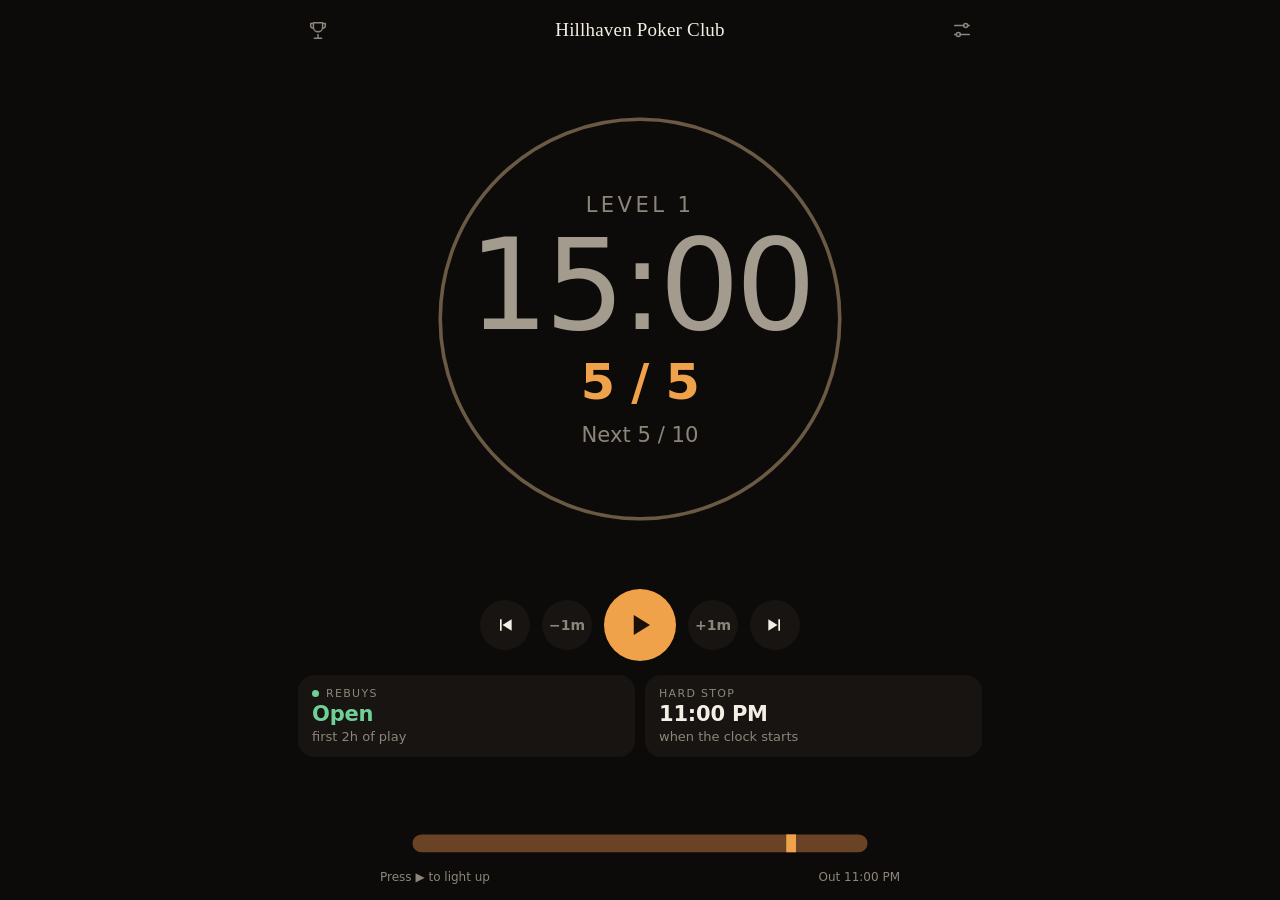
<file: index.html>
<!doctype html>
<html lang="en">
<head>
<meta charset="utf-8">
<meta name="viewport" content="width=device-width, initial-scale=1, viewport-fit=cover, user-scalable=no">
<meta name="theme-color" content="#0d0b09">
<meta name="apple-mobile-web-app-capable" content="yes">
<meta name="mobile-web-app-capable" content="yes">
<meta name="apple-mobile-web-app-status-bar-style" content="black-translucent">
<meta name="apple-mobile-web-app-title" content="Hillhaven">
<title>Hillhaven Poker Club</title>
<link rel="manifest" href="manifest.json">
<link rel="icon" href="icon.svg" type="image/svg+xml">
<link rel="apple-touch-icon" href="icon-180.png">
<style>
:root {
  --bg: #0d0b09;
  --surface: #171411;
  --surface-2: #221d19;
  --hair: #2a2420;
  --text: #f4eee4;
  --dim: #8d857a;
  --accent: #f0a24b;
  --accent-ink: #1a1007;
  --ember: #ff7a3d;
  --open: #6fcf97;
  --closed: #ff6b5a;
  --sans: -apple-system, BlinkMacSystemFont, "SF Pro Display", "Inter", system-ui, "Segoe UI", Roboto, sans-serif;
  --serif: ui-serif, "New York", "Iowan Old Style", Georgia, serif;
  --safe-t: env(safe-area-inset-top, 0px);
  --safe-b: env(safe-area-inset-bottom, 0px);
  --safe-l: env(safe-area-inset-left, 0px);
  --safe-r: env(safe-area-inset-right, 0px);
  --d: clamp(250px, min(90vw, calc(100dvh - 400px)), 470px);
}
* { box-sizing: border-box; -webkit-tap-highlight-color: transparent; }
html, body { margin: 0; min-height: 100%; background: var(--bg); }
body {
  color: var(--text); font-family: var(--sans);
  -webkit-user-select: none; user-select: none; overscroll-behavior: none;
  -webkit-font-smoothing: antialiased;
}
button { font: inherit; color: inherit; cursor: pointer; background: none; border: 0; padding: 0; }
input, select { font: inherit; }
[hidden] { display: none !important; }

#app {
  min-height: 100dvh; display: flex; flex-direction: column; align-items: center; gap: 14px;
  padding: calc(var(--safe-t) + 10px) calc(var(--safe-r) + 18px) calc(var(--safe-b) + 16px) calc(var(--safe-l) + 18px);
  max-width: 720px; margin: 0 auto;
}

/* ---------- header ---------- */
.top { width: 100%; display: flex; align-items: center; justify-content: space-between; gap: 8px; }
.top h1 { margin: 0; flex: 1; text-align: center; font-family: var(--serif); font-weight: 400; font-size: 19px; letter-spacing: .01em; color: var(--text); }
.icon-btn { width: 40px; height: 40px; display: grid; place-items: center; border-radius: 50%; color: var(--dim); flex: none; }
.icon-btn:active { background: var(--surface); color: var(--text); }

/* ---------- dial ---------- */
.stage { display: grid; place-items: center; flex: 1 1 auto; }
.dial { position: relative; width: var(--d); height: var(--d); }
.dial-svg { position: absolute; inset: 0; width: 100%; height: 100%; overflow: visible; }
.track { fill: none; stroke: var(--surface-2); stroke-width: 3; }
.ring { fill: none; stroke: var(--accent); stroke-width: 3; stroke-linecap: round; transition: stroke .3s; }
.glow { fill: var(--ember); }
.spark { fill: #ffe2b8; }
.dial.paused .ring { stroke: #6b5a43; }
.dial.warn .ring { stroke: var(--ember); }
.dial.ended .ring { stroke: transparent; }
#fuse { transition: opacity .3s; }
.dial.paused #fuse, .dial.ended #fuse { opacity: 0; }
.ember-glow { animation: flicker 1.8s ease-in-out infinite; transform-box: fill-box; transform-origin: center; }
@keyframes flicker { 0%, 100% { opacity: .9; transform: scale(1); } 40% { opacity: .6; transform: scale(.85); } 70% { opacity: 1; transform: scale(1.12); } }

.face { position: absolute; inset: 0; display: flex; flex-direction: column; align-items: center; justify-content: center; }
.lvl { font-size: calc(var(--d) * .045); letter-spacing: .16em; text-transform: uppercase; color: var(--dim); font-weight: 500; }
.time {
  margin: calc(var(--d) * .01) 0 calc(var(--d) * .02);
  font-weight: 200; font-size: calc(var(--d) * .27); line-height: 1; letter-spacing: -.035em;
  font-variant-numeric: tabular-nums; color: var(--text);
}
.time.long { font-size: calc(var(--d) * .19); }
.dial.paused .time { color: #a39b8e; }
.dial.warn .time { color: #ffc690; }
.blinds { font-weight: 600; font-size: calc(var(--d) * .105); line-height: 1; letter-spacing: -.01em; font-variant-numeric: tabular-nums; color: var(--accent); }
.next { margin-top: calc(var(--d) * .03); font-size: calc(var(--d) * .045); color: var(--dim); }

/* ---------- controls ---------- */
.controls { display: flex; justify-content: center; align-items: center; gap: 12px; }
.ctl { width: 50px; height: 50px; border-radius: 50%; display: grid; place-items: center; background: var(--surface); font-weight: 600; font-size: 14px; color: var(--text); }
.ctl.small { color: var(--dim); }
.ctl:active { background: var(--surface-2); transform: scale(.95); }
.ctl.play { width: 72px; height: 72px; background: var(--accent); color: var(--accent-ink); }
.ctl.play:active { background: #d98f3d; }
.ctl.play.running { background: var(--surface-2); color: var(--accent); }
.controls.off { display: none; }

/* ---------- status ---------- */
.status { width: 100%; display: grid; grid-template-columns: 1fr 1fr; gap: 10px; }
.pill { text-align: left; display: flex; flex-direction: column; gap: 2px; padding: 12px 14px; background: var(--surface); border-radius: 16px; }
.pill:active { background: var(--surface-2); }
.pl { font-size: 11px; letter-spacing: .12em; text-transform: uppercase; color: var(--dim); font-weight: 500; display: flex; align-items: center; gap: 7px; }
.pv { font-size: 21px; font-weight: 600; letter-spacing: -.01em; line-height: 1.2; font-variant-numeric: tabular-nums; }
.ps { font-size: 13px; color: var(--dim); min-height: 1.2em; font-variant-numeric: tabular-nums; }
.dot { width: 7px; height: 7px; border-radius: 50%; background: var(--dim); display: none; }
#rebuyPill .dot { display: inline-block; }
#rebuyPill.open .dot { background: var(--open); }
#rebuyPill.open .pv { color: var(--open); }
#rebuyPill.closed .dot { background: var(--closed); }
#rebuyPill.closed .pv { color: var(--closed); }
#stopPill.soon .ps { color: var(--ember); }

/* ---------- cigar ---------- */
.night { width: 100%; max-width: 520px; }
.cigar { width: 100%; height: auto; display: block; overflow: visible; }
.night-cap { display: flex; justify-content: space-between; font-size: 12px; color: var(--dim); margin-top: 2px; font-variant-numeric: tabular-nums; }
.leaf { fill: #6a4326; }
.band { fill: var(--accent); }
.char { fill: #2a2420; opacity: 0; transition: opacity .4s; }
.ash { fill: #d6cec1; opacity: 0; transition: opacity .4s; }
.cigar.lit .char, .cigar.lit .ash { opacity: 1; }
.cig-ember { opacity: 0; transform-box: fill-box; transform-origin: center; }
.cigar.lit.burning .cig-ember { opacity: 1; animation: flicker 1.9s ease-in-out infinite; }
.cigar.lit:not(.burning) .cig-ember { opacity: .25; }
.smoke { opacity: 0; }
.wisp { fill: none; stroke: rgba(244, 238, 228, .3); stroke-width: 2; stroke-linecap: round; opacity: 0; }
.cigar.burning .smoke { opacity: 1; }
.cigar.burning .wisp { animation: smoke 4.6s ease-in-out infinite; }
.cigar.burning .w2 { animation-delay: 1.5s; animation-duration: 5.2s; }
.cigar.burning .w3 { animation-delay: 3s; animation-duration: 4.1s; }
@keyframes smoke { 0% { opacity: 0; transform: translate(0, 6px); } 25% { opacity: .8; } 100% { opacity: 0; transform: translate(10px, -22px); } }

/* ---------- end banner + toast ---------- */
.end-banner { width: 100%; padding: 14px; border-radius: 18px; text-align: center; background: var(--surface); }
.eb-title { font-family: var(--serif); font-size: 20px; margin-bottom: 12px; }
.eb-btns { display: flex; gap: 10px; }
.eb-btns button { flex: 1; padding: 13px; border-radius: 12px; background: var(--surface-2); font-weight: 600; }
.eb-btns button.primary { background: var(--accent); color: var(--accent-ink); }
.toast { position: fixed; left: 50%; top: calc(var(--safe-t) + 60px); transform: translateX(-50%); z-index: 30; padding: 10px 18px; border-radius: 999px; background: var(--surface-2); color: var(--text); font-size: 14px; font-weight: 500; box-shadow: 0 6px 24px rgba(0, 0, 0, .5); max-width: 90vw; text-align: center; }

/* ---------- landscape phones ---------- */
@media (orientation: landscape) and (max-height: 560px) {
  :root { --d: min(calc(100dvh - 70px), 44vw); }
  #app { display: grid; grid-template-columns: auto 1fr; grid-template-rows: auto auto auto 1fr; column-gap: 28px; row-gap: 12px; align-content: start; max-width: 1000px; }
  .top { grid-column: 1 / -1; }
  .stage { grid-column: 1; grid-row: 2 / 5; align-self: center; }
  .controls, .end-banner { grid-column: 2; grid-row: 2; margin: 0; }
  .status { grid-column: 2; grid-row: 3; }
  .night { grid-column: 2; grid-row: 4; align-self: start; }
}
@media (min-width: 700px) and (min-height: 700px) { :root { --d: clamp(300px, min(60vw, calc(100dvh - 380px)), 470px); } }

/* ---------- sheets ---------- */
.sheet { position: fixed; inset: 0; z-index: 10; background: var(--bg); display: flex; flex-direction: column; padding: calc(var(--safe-t) + 4px) var(--safe-r) 0 var(--safe-l); -webkit-user-select: text; user-select: text; }
.sheet-head { display: flex; align-items: center; justify-content: space-between; padding: 12px 20px 8px; max-width: 720px; width: 100%; margin: 0 auto; }
.sheet-head h2 { margin: 0; font-size: 30px; font-weight: 700; letter-spacing: -.02em; }
.done-btn { color: var(--accent); font-weight: 600; font-size: 17px; padding: 8px 4px; }
.sheet-body { flex: 1; overflow-y: auto; -webkit-overflow-scrolling: touch; padding: 6px 16px calc(var(--safe-b) + 40px); max-width: 720px; width: 100%; margin: 0 auto; }
.gl { margin: 22px 0 8px 16px; font-size: 12px; letter-spacing: .1em; text-transform: uppercase; color: var(--dim); font-weight: 500; }
.sheet-body > .group:first-child { margin-top: 10px; }
.group { background: var(--surface); border-radius: 16px; overflow: hidden; }
.group > .row + .row, .group > .row + details, .group > details + .row { border-top: 1px solid var(--hair); }
.row { display: flex; align-items: center; justify-content: space-between; gap: 14px; padding: 13px 16px; font-size: 17px; width: 100%; text-align: left; min-height: 50px; }
.row > span:first-child { flex: none; }
.row.link { color: var(--accent); }
.row.link.danger { color: var(--closed); }
.hint { color: var(--dim); font-size: 13px; font-weight: 400; }
.hint.pad { padding: 10px 16px 0; margin: 0; }
.unit { display: inline-flex; align-items: center; gap: 8px; color: var(--dim); font-size: 15px; white-space: nowrap; }
.unit input { width: 72px; }

input[type=number], input[type=text], input[type=time] {
  background: var(--surface-2); color: var(--text); border: 0; border-radius: 10px; padding: 9px 12px; font-size: 17px; min-width: 0; text-align: right; font-variant-numeric: tabular-nums;
}
.row input[type=text] { flex: 1; background: transparent; padding: 9px 0; }
input[type=text].plain, .place input { text-align: left; }
input:focus { outline: 2px solid var(--accent); outline-offset: 0; }
input::placeholder { color: #5f584f; }

/* iOS-style switch */
input.sw { appearance: none; -webkit-appearance: none; width: 51px; height: 31px; border-radius: 999px; background: #3a342e; position: relative; flex: none; transition: background .2s; cursor: pointer; }
input.sw::after { content: ""; position: absolute; top: 2px; left: 2px; width: 27px; height: 27px; border-radius: 50%; background: #fff; transition: transform .2s; box-shadow: 0 1px 3px rgba(0, 0, 0, .4); }
input.sw:checked { background: var(--accent); }
input.sw:checked::after { transform: translateX(20px); }
input.sw:focus { outline-offset: 2px; }

details.levels > summary { list-style: none; cursor: pointer; }
details.levels > summary::-webkit-details-marker { display: none; }
details.levels > summary::after { content: "›"; color: var(--dim); font-size: 22px; line-height: 1; transition: transform .2s; margin-left: 4px; }
details.levels > summary { justify-content: flex-start; }
details.levels > summary .hint { margin-left: auto; }
details.levels[open] > summary::after { transform: rotate(90deg); }
.table-wrap { border-top: 1px solid var(--hair); padding-bottom: 14px; }
table { width: 100%; border-collapse: collapse; font-variant-numeric: tabular-nums; }
th { text-align: left; color: var(--dim); font-size: 11px; font-weight: 500; letter-spacing: .1em; text-transform: uppercase; padding: 10px 6px 6px; }
td { padding: 3px; }
td:first-child, th:first-child { padding-left: 16px; width: 40px; color: var(--dim); }
td input { width: 100%; text-align: left; padding: 8px 10px; font-size: 16px; }
tr.current td:first-child { color: var(--accent); font-weight: 700; }
tr.current input { box-shadow: inset 0 0 0 1px rgba(240, 162, 75, .5); }
.del { color: var(--dim); font-size: 22px; padding: 2px 12px; }
.row-btns { display: flex; gap: 8px; padding: 12px 16px 0; }
.row-btns button { flex: 1; padding: 11px; border-radius: 12px; background: var(--surface-2); font-weight: 600; font-size: 15px; }

button.wide { width: 100%; margin-top: 12px; padding: 14px; border-radius: 14px; background: var(--surface-2); font-weight: 600; font-size: 16px; }
button.primary { background: var(--accent); color: var(--accent-ink); }

.place .medal { font-size: 15px; font-weight: 600; color: var(--dim); width: 36px; letter-spacing: .02em; }
.standings, .history { display: flex; flex-direction: column; }
.srow { display: flex; align-items: center; gap: 10px; padding: 13px 16px; border-top: 1px solid var(--hair); }
.srow:first-child { border-top: 0; }
.srow .n { flex: 1; font-size: 17px; }
.srow .c { color: var(--dim); font-size: 14px; font-variant-numeric: tabular-nums; white-space: nowrap; }
.srow .c b { color: var(--text); font-weight: 600; }
.hrow { padding: 12px 8px 12px 16px; border-top: 1px solid var(--hair); display: flex; gap: 10px; align-items: center; }
.hrow:first-child { border-top: 0; }
.hrow .d { color: var(--dim); font-size: 13px; width: 84px; flex: none; }
.hrow .w { flex: 1; font-size: 15px; line-height: 1.5; }

/* ---------- dialogs ---------- */
.dlg-backdrop { position: fixed; inset: 0; z-index: 20; background: rgba(0, 0, 0, .6); -webkit-backdrop-filter: blur(6px); backdrop-filter: blur(6px); display: grid; place-items: center; padding: 16px; }
.dlg { background: var(--surface); border-radius: 24px; padding: 20px; width: 100%; max-width: 360px; -webkit-user-select: text; user-select: text; }
.dlg h3 { margin: 0 0 14px; font-size: 13px; letter-spacing: .1em; text-transform: uppercase; color: var(--dim); font-weight: 500; text-align: center; }
.dlg-text { text-align: center; margin: 0 0 14px; font-size: 17px; line-height: 1.4; }
.time-inputs { display: flex; align-items: center; justify-content: center; gap: 8px; font-size: 44px; font-weight: 200; }
.time-inputs input { width: 112px; text-align: center; font-size: 44px; font-weight: 200; padding: 6px; }
.time-inputs input.time-field { width: 220px; font-size: 34px; font-weight: 300; }
.quick { display: grid; grid-template-columns: repeat(4, 1fr); gap: 8px; margin-top: 16px; }
.quick.two { grid-template-columns: 1fr 1fr; margin-top: 0; }
.quick button { background: var(--surface-2); border-radius: 12px; padding: 13px 0; font-weight: 600; }
.dlg-btns { display: flex; gap: 10px; margin-top: 16px; }
.dlg-btns button { flex: 1; padding: 14px; border-radius: 14px; background: var(--surface-2); font-weight: 600; }
.dlg-btns button.primary { background: var(--accent); color: var(--accent-ink); }
</style>
</head>
<body>
<main id="app">

  <header class="top">
    <button id="openResults" class="icon-btn" aria-label="Winners">
      <svg viewBox="0 0 24 24" width="22" height="22" fill="none" stroke="currentColor" stroke-width="1.6" stroke-linecap="round" stroke-linejoin="round"><path d="M8 21h8M12 17v4M7 4h10v5a5 5 0 0 1-10 0V4z"/><path d="M17 5h3v2a3 3 0 0 1-3 3M7 5H4v2a3 3 0 0 0 3 3"/></svg>
    </button>
    <h1 id="club">Hillhaven Poker Club</h1>
    <button id="openSettings" class="icon-btn" aria-label="Settings">
      <svg viewBox="0 0 24 24" width="22" height="22" fill="none" stroke="currentColor" stroke-width="1.6" stroke-linecap="round"><path d="M4 7h10M18 7h2M4 17h2M10 17h10"/><circle cx="16" cy="7" r="2.2"/><circle cx="8" cy="17" r="2.2"/></svg>
    </button>
  </header>

  <section class="stage">
    <div class="dial" id="dial">
      <svg viewBox="0 0 400 400" class="dial-svg" aria-hidden="true">
        <defs>
          <filter id="fGlow" x="-300%" y="-300%" width="700%" height="700%"><feGaussianBlur stdDeviation="7"/></filter>
        </defs>
        <circle cx="200" cy="200" r="170" class="track"/>
        <circle id="ring" cx="200" cy="200" r="170" class="ring" transform="rotate(-90 200 200)"/>
        <g id="fuse">
          <circle r="13" class="glow ember-glow" filter="url(#fGlow)"/>
          <circle r="5" class="spark"/>
        </g>
      </svg>
      <div class="face">
        <div class="lvl" id="lvlLabel">Level 1</div>
        <button class="time" id="clock" aria-label="Time remaining, tap to adjust">15:00</button>
        <div class="blinds" id="blinds">5 / 5</div>
        <div class="next" id="next">Next 5 / 10</div>
      </div>
    </div>
  </section>

  <section class="controls">
    <button id="prevBtn" class="ctl" aria-label="Previous level">
      <svg viewBox="0 0 24 24" width="20" height="20" fill="currentColor"><path d="M6 5h2v14H6zM20 5v14L9 12z"/></svg>
    </button>
    <button id="minusBtn" class="ctl small">−1m</button>
    <button id="playBtn" class="ctl play" aria-label="Start">
      <svg id="playIcon" viewBox="0 0 24 24" width="30" height="30" fill="currentColor"><path d="M7 4v16l13-8z"/></svg>
    </button>
    <button id="plusBtn" class="ctl small">+1m</button>
    <button id="nextBtn" class="ctl" aria-label="Next level">
      <svg viewBox="0 0 24 24" width="20" height="20" fill="currentColor"><path d="M16 5h2v14h-2zM4 5v14l11-7z"/></svg>
    </button>
  </section>

  <div id="endBanner" class="end-banner" hidden>
    <div class="eb-title">Time — that's the last hand</div>
    <div class="eb-btns">
      <button id="ebWinners" class="primary">Record winners</button>
      <button id="ebNew">New night</button>
    </div>
  </div>

  <section class="status">
    <button class="pill" id="rebuyPill">
      <span class="pl"><i class="dot"></i>Rebuys</span>
      <span class="pv" id="rebuyVal">Open</span>
      <span class="ps" id="rebuySub"></span>
    </button>
    <button class="pill" id="stopPill">
      <span class="pl">Hard stop</span>
      <span class="pv" id="stopVal">11:00 PM</span>
      <span class="ps" id="stopSub"></span>
    </button>
  </section>

  <section class="night" aria-label="Tonight's cigar">
    <svg viewBox="0 -50 640 120" id="cigar" class="cigar" aria-hidden="true">
      <defs>
        <radialGradient id="gCigEmber">
          <stop offset="0" stop-color="#ffd9a0"/><stop offset=".35" stop-color="#ff8a3d"/><stop offset="1" stop-color="#ff5a14" stop-opacity="0"/>
        </radialGradient>
      </defs>
      <rect id="cBody" x="40" y="28" width="560" height="22" rx="11" class="leaf"/>
      <g id="cBand"><rect x="500" y="28" width="12" height="22" class="band"/></g>
      <g id="cFire">
        <rect id="cChar" x="34" y="28" width="10" height="22" rx="4" class="char"/>
        <rect id="cAsh" x="6" y="29" width="32" height="20" rx="8" class="ash"/>
        <circle id="cEmber" cx="40" cy="39" r="22" fill="url(#gCigEmber)" class="cig-ember"/>
        <g id="cSmoke" class="smoke">
          <path class="wisp w1" d="M0 0 C -9 -12, 9 -22, 0 -36 S -7 -52, 3 -66"/>
          <path class="wisp w2" d="M6 0 C 16 -10, -2 -22, 8 -34 S 16 -48, 6 -62"/>
          <path class="wisp w3" d="M-6 0 C -16 -9, 2 -20, -8 -32 S -14 -46, -4 -58"/>
        </g>
      </g>
    </svg>
    <div class="night-cap"><span id="capL">Press ▶ to light up</span><span id="capR"></span></div>
  </section>
</main>

<div id="toast" class="toast" hidden></div>

<!-- Settings -->
<div id="sheet" class="sheet" hidden>
  <div class="sheet-head">
    <h2>Settings</h2>
    <button id="closeSettings" class="done-btn">Done</button>
  </div>
  <div class="sheet-body">

    <div class="group">
      <label class="row"><span>Club name</span><input type="text" id="sName" maxlength="40" autocomplete="off"></label>
    </div>

    <div class="gl">Blinds</div>
    <div class="group">
      <label class="row"><span>Level length</span><span class="unit"><input type="number" inputmode="numeric" id="sLevelMin" min="1" max="120"> min</span></label>
      <details class="levels">
        <summary class="row"><span>Edit levels</span><span id="lvlCount" class="hint"></span></summary>
        <div class="table-wrap">
          <table id="levelTable">
            <thead><tr><th>#</th><th>Small</th><th>Big</th><th></th></tr></thead>
            <tbody></tbody>
          </table>
          <p class="hint pad">Type 1k or 1000, both work. The last level repeats until the hard stop.</p>
          <div class="row-btns">
            <button id="addLevel">Add level</button>
            <button id="resetLevels">Club defaults</button>
          </div>
        </div>
      </details>
    </div>

    <div class="gl">Hard stop</div>
    <div class="group">
      <label class="row"><span>End the game at a set time</span><input type="checkbox" class="sw" id="sStopOn"></label>
      <label class="row" id="stopTimeRow"><span>Stop at</span><input type="time" id="sStopTime"></label>
    </div>

    <div class="gl">Rebuys</div>
    <div class="group">
      <label class="row"><span>Open window, then locked</span><input type="checkbox" class="sw" id="sRebuyOn"></label>
      <label class="row" id="rebuyMinRow"><span>Close after</span><span class="unit"><input type="number" inputmode="numeric" id="sRebuyMin" min="1" max="600"> min of play</span></label>
    </div>

    <div class="gl">Alerts</div>
    <div class="group">
      <label class="row"><span>Bell at level changes</span><input type="checkbox" class="sw" id="oSound"></label>
      <label class="row"><span>Heads-up one minute before</span><input type="checkbox" class="sw" id="oWarn"></label>
      <label class="row"><span>Announce blinds out loud</span><input type="checkbox" class="sw" id="oVoice"></label>
      <label class="row"><span>Keep screen awake</span><input type="checkbox" class="sw" id="oWake"></label>
      <button id="testSound" class="row link">Test the bell</button>
    </div>

    <div class="gl">Night</div>
    <div class="group">
      <button id="newNight" class="row link">Start a new night</button>
      <button id="resetAll" class="row link danger">Reset all settings</button>
    </div>
  </div>
</div>

<!-- Winners -->
<div id="results" class="sheet" hidden>
  <div class="sheet-head">
    <h2>Winners</h2>
    <button id="closeResults" class="done-btn">Done</button>
  </div>
  <div class="sheet-body">
    <div class="gl" id="tonightLabel">Tonight</div>
    <div class="group">
      <label class="row place"><span class="medal">1st</span><input type="text" id="rFirst" list="names" placeholder="Name" autocomplete="off" autocapitalize="words"></label>
      <label class="row place"><span class="medal">2nd</span><input type="text" id="rSecond" list="names" placeholder="Name" autocomplete="off" autocapitalize="words"></label>
      <label class="row place"><span class="medal">3rd</span><input type="text" id="rThird" list="names" placeholder="Name" autocomplete="off" autocapitalize="words"></label>
      <datalist id="names"></datalist>
    </div>
    <button id="saveResult" class="primary wide">Save tonight's result</button>

    <div class="gl" id="standingsLabel" hidden>Standings</div>
    <div class="group" id="standingsCard" hidden><div id="standings" class="standings"></div></div>

    <div class="gl" id="historyLabel" hidden>Past nights</div>
    <div class="group" id="historyCard" hidden><div id="history" class="history"></div></div>
  </div>
</div>

<!-- Set time -->
<div id="timeDlg" class="dlg-backdrop" hidden>
  <div class="dlg">
    <h3>Time left in this level</h3>
    <div class="time-inputs">
      <input type="number" inputmode="numeric" id="editMin" min="0" max="999" aria-label="Minutes">
      <span>:</span>
      <input type="number" inputmode="numeric" id="editSec" min="0" max="59" aria-label="Seconds">
    </div>
    <div class="quick">
      <button data-adj="-60">−1m</button><button data-adj="-10">−10s</button>
      <button data-adj="10">+10s</button><button data-adj="60">+1m</button>
    </div>
    <button id="resetLevelTime" class="wide">Reset to full level</button>
    <div class="dlg-btns"><button id="timeCancel">Cancel</button><button id="timeOk" class="primary">Set</button></div>
  </div>
</div>

<!-- Rebuy window -->
<div id="rebuyDlg" class="dlg-backdrop" hidden>
  <div class="dlg">
    <h3>Rebuy window</h3>
    <p id="rebuyDlgText" class="dlg-text"></p>
    <div class="quick two">
      <button data-rb="-15">−15 min</button><button data-rb="15">+15 min</button>
    </div>
    <button id="rbCloseNow" class="wide">Close rebuys now</button>
    <button id="rbReset" class="wide">Back to default</button>
    <div class="dlg-btns"><button id="rbDone" class="primary">Done</button></div>
  </div>
</div>

<!-- Hard stop -->
<div id="stopDlg" class="dlg-backdrop" hidden>
  <div class="dlg">
    <h3>Hard stop</h3>
    <div class="time-inputs"><input type="time" id="stopTimeIn" class="time-field"></div>
    <div class="dlg-btns"><button id="stopCancel">Cancel</button><button id="stopOk" class="primary">Set</button></div>
  </div>
</div>

<script>
'use strict';

/* =====================================================================
   Hillhaven Poker Club timer
   ===================================================================== */

const STORE_KEY = 'hillhaven.v1';
const CLUB_NAME = 'Hillhaven Poker Club';
const DEFAULT_LEVELS = [
  [5, 5], [5, 10], [10, 20], [15, 30], [25, 50], [50, 100], [75, 150], [100, 200],
  [150, 300], [200, 400], [300, 600], [400, 800], [500, 1000], [1000, 2000], [2000, 4000], [4000, 8000],
].map(([sb, bb]) => ({ sb, bb }));

function freshRun(levelMin) {
  return {
    idx: 0, running: false, remaining: levelMin * 60000, endAt: null,
    elapsedBase: 0, runStart: null,   // play time (pauses excluded) — drives the rebuy window
    startedAt: null, stopAt: null,    // wall-clock: when the cigar was lit / when it goes out
    cutoff: null,                     // rebuy cutoff in play-time ms (null = use the default)
    ended: false,
    flags: { warnIdx: -1, rebuy: false, stop: false },
  };
}
function defaults() {
  return {
    club: CLUB_NAME,
    levelMin: 15,
    levels: DEFAULT_LEVELS.map((l) => ({ ...l })),
    stop: { on: true, time: '23:00' },
    rebuy: { on: true, min: 120 },
    opts: { sound: true, warn: true, voice: false, wake: true },
    history: [],
    run: freshRun(15),
  };
}

let S = load();

function load() {
  const d = defaults();
  try {
    const raw = localStorage.getItem(STORE_KEY);
    if (!raw) return d;
    const s = JSON.parse(raw);
    const out = {
      club: typeof s.club === 'string' && s.club.trim() ? s.club : d.club,
      levelMin: Math.max(1, Number(s.levelMin) || d.levelMin),
      levels: Array.isArray(s.levels) && s.levels.length ? s.levels.map((l) => ({ sb: +l.sb || 0, bb: +l.bb || 0 })) : d.levels,
      stop: { ...d.stop, ...s.stop },
      rebuy: { ...d.rebuy, ...s.rebuy },
      opts: { ...d.opts, ...s.opts },
      history: Array.isArray(s.history) ? s.history : [],
      run: { ...freshRun(Math.max(1, Number(s.levelMin) || 15)), ...s.run },
    };
    out.run.flags = { ...d.run.flags, ...(s.run && s.run.flags) };
    if (out.run.idx > out.levels.length - 1) out.run.idx = out.levels.length - 1;
    return out;
  } catch (e) { return d; }
}
function save() { try { localStorage.setItem(STORE_KEY, JSON.stringify(S)); } catch (e) { /* storage unavailable */ } }

const $ = (id) => document.getElementById(id);
const clamp = (v, a, b) => Math.min(b, Math.max(a, v));
function levelMs() { return Math.max(1, Number(S.levelMin) || 15) * 60000; }
function cur() { return S.levels[S.run.idx]; }

/* ---------- formatting ---------- */
function fmtB(n) {
  if (n >= 1000) { const k = n / 1000; return (Number.isInteger(k) ? k : +k.toFixed(2)) + 'k'; }
  return String(n);
}
function parseB(str) {
  const m = String(str).trim().toLowerCase().replace(/,/g, '').match(/^(\d+(?:\.\d+)?)\s*k?$/);
  if (!m) return NaN;
  return Math.round(parseFloat(m[1]) * (/k\s*$/.test(String(str).trim().toLowerCase()) ? 1000 : 1));
}
const blindsText = (lv) => `${fmtB(lv.sb)} / ${fmtB(lv.bb)}`;
function fmtClock(ms) {
  const t = Math.max(0, Math.ceil(ms / 1000));
  const h = Math.floor(t / 3600), m = Math.floor((t % 3600) / 60), s = t % 60;
  return h ? `${h}:${String(m).padStart(2, '0')}:${String(s).padStart(2, '0')}` : `${m}:${String(s).padStart(2, '0')}`;
}
function fmtLeft(ms) {   // "2h 14m" or "9:30"
  const t = Math.max(0, Math.ceil(ms / 1000));
  if (t >= 3600) return `${Math.floor(t / 3600)}h ${String(Math.floor((t % 3600) / 60)).padStart(2, '0')}m`;
  return `${Math.floor(t / 60)}:${String(t % 60).padStart(2, '0')}`;
}
function fmtMin(min) {   // 120 -> "2h", 90 -> "1h 30m"
  const h = Math.floor(min / 60), m = min % 60;
  return h ? (m ? `${h}h ${m}m` : `${h}h`) : `${m}m`;
}
const fmtTimeOfDay = (ms) => new Date(ms).toLocaleTimeString([], { hour: 'numeric', minute: '2-digit' });
function fmtHHMM(hhmm) {
  const [h, m] = hhmm.split(':').map(Number);
  const d = new Date(); d.setHours(h, m, 0, 0);
  return fmtTimeOfDay(d);
}

/* ---------- time model ---------- */
function remainingMs(now = Date.now()) { return S.run.running ? S.run.endAt - now : S.run.remaining; }
function elapsedMs(now = Date.now()) { return S.run.elapsedBase + (S.run.running ? now - S.run.runStart : 0); }
function rebuyCutoff() { return S.run.cutoff != null ? S.run.cutoff : S.rebuy.min * 60000; }
function resolveStop(from) {
  const [h, m] = S.stop.time.split(':').map(Number);
  const d = new Date(from); d.setHours(h, m, 0, 0);
  if (+d <= from) d.setDate(d.getDate() + 1);
  return +d;
}

function start() {
  const r = S.run;
  if (r.running || r.ended) return;
  unlockAudio();
  const now = Date.now();
  if (!r.startedAt) {
    r.startedAt = now;
    r.stopAt = S.stop.on ? resolveStop(now) : null;
  }
  if (r.remaining <= 0) r.remaining = levelMs();
  r.running = true; r.endAt = now + r.remaining; r.runStart = now;
  save(); requestWake(); render();
}
function pause() {
  const r = S.run;
  if (!r.running) return;
  const now = Date.now();
  r.remaining = Math.max(0, r.endAt - now);
  r.elapsedBase += now - r.runStart;
  r.running = false; r.endAt = null; r.runStart = null;
  save(); releaseWake(); render();
}
function toggle() { S.run.running ? pause() : start(); }

function setRemaining(ms) {
  if (S.run.ended) return;
  ms = Math.max(0, Math.round(ms));
  if (S.run.running) S.run.endAt = Date.now() + ms; else S.run.remaining = ms;
  if (ms > 60000) S.run.flags.warnIdx = -1;
  save(); render();
}
function adjust(delta) { setRemaining(remainingMs() + delta); }

function goTo(idx, announceIt = true) {
  if (S.run.ended) return;
  idx = clamp(idx, 0, S.levels.length - 1);
  S.run.idx = idx;
  if (S.run.running) S.run.endAt = Date.now() + levelMs(); else S.run.remaining = levelMs();
  S.run.flags.warnIdx = -1;
  save(); render();
  if (announceIt) announceLevel(false);
}

function endGame() {
  const r = S.run;
  if (r.ended) return;
  if (r.running) { r.elapsedBase += Math.max(0, (r.stopAt || Date.now()) - r.runStart); }
  r.running = false; r.endAt = null; r.runStart = null; r.ended = true;
  save(); releaseWake();
  bell(3);
  speak("Time. That's the hard stop.");
  vibrate([500, 200, 500, 200, 500]);
}

function tick() {
  const now = Date.now(), r = S.run;
  if (!r.ended) {
    if (r.running) {
      const t = r.stopAt && now >= r.stopAt ? r.stopAt : now;   // catch up only to the hard stop
      let changed = false;
      while (r.endAt - t <= 0) {
        if (r.idx < S.levels.length - 1) r.idx++;
        r.endAt += levelMs();
        r.flags.warnIdx = -1;
        changed = true;
      }
      if (r.stopAt && now >= r.stopAt) { endGame(); render(); return; }
      if (changed) { save(); announceLevel(true); }
      else if (S.opts.warn && r.flags.warnIdx !== r.idx && r.endAt - now <= 60000 && levelMs() > 60000) {
        r.flags.warnIdx = r.idx; save();
        softTick(); vibrate([150, 80, 150]);
        speak('One minute remaining.');
      }
      if (S.rebuy.on && !r.flags.rebuy && elapsedMs(now) >= rebuyCutoff()) {
        r.flags.rebuy = true; save();
        bell(1); speak('Rebuys are now closed.'); toast('Rebuys are now closed');
      }
      if (r.stopAt && !r.flags.stop && r.stopAt - now <= 15 * 60000) {
        r.flags.stop = true; save();
        softTick(); speak('Fifteen minutes to the hard stop.'); toast('15 minutes to the hard stop');
      }
    } else if (r.stopAt && now >= r.stopAt) {
      endGame();
    }
  }
  render();
}

/* ---------- sound ---------- */
let actx = null;
function unlockAudio() {
  try {
    if (!actx) actx = new (window.AudioContext || window.webkitAudioContext)();
    if (actx.state === 'suspended') actx.resume();
  } catch (e) { /* no audio */ }
}
function strike(freq, when, vol = 0.5) {
  if (!actx) return;
  const t = actx.currentTime + when;
  [[1, 1], [2.76, 0.45], [5.4, 0.2]].forEach(([mult, amp]) => {
    const o = actx.createOscillator(), g = actx.createGain();
    o.type = 'sine'; o.frequency.value = freq * mult;
    g.gain.setValueAtTime(0.0001, t);
    g.gain.exponentialRampToValueAtTime(vol * amp, t + 0.01);
    g.gain.exponentialRampToValueAtTime(0.0001, t + 1.6 / mult ** 0.35);
    o.connect(g).connect(actx.destination);
    o.start(t); o.stop(t + 1.8);
  });
}
function bell(times = 1) {
  if (!S.opts.sound) return;
  for (let i = 0; i < times; i++) strike(740, i * 0.9);
}
function softTick() {
  if (!S.opts.sound || !actx) return;
  strike(1180, 0, 0.22); strike(1180, 0.28, 0.22);
}
function vibrate(p) { if (navigator.vibrate) { try { navigator.vibrate(p); } catch (e) { /* ignore */ } } }
function speak(text) {
  if (!S.opts.voice || !('speechSynthesis' in window)) return;
  try { speechSynthesis.cancel(); const u = new SpeechSynthesisUtterance(text); u.rate = 0.95; speechSynthesis.speak(u); } catch (e) { /* ignore */ }
}
function announceLevel(withBell) {
  if (withBell) { bell(1); vibrate([300, 120, 300]); }
  const lv = cur();
  setTimeout(() => speak(`Level ${S.run.idx + 1}. Blinds ${lv.sb} and ${lv.bb}.`), withBell && S.opts.sound ? 1500 : 0);
}

let toastTimer = null;
function toast(msg) {
  const el = $('toast');
  el.textContent = msg; el.hidden = false;
  clearTimeout(toastTimer);
  toastTimer = setTimeout(() => { el.hidden = true; }, 6000);
}

/* ---------- wake lock ---------- */
let wakeLock = null;
async function requestWake() {
  if (!S.opts.wake || !S.run.running || !('wakeLock' in navigator) || document.visibilityState !== 'visible') return;
  try {
    if (!wakeLock) {
      wakeLock = await navigator.wakeLock.request('screen');
      wakeLock.addEventListener('release', () => { wakeLock = null; });
    }
  } catch (e) { wakeLock = null; }
}
function releaseWake() { try { wakeLock && wakeLock.release(); } catch (e) { /* ignore */ } wakeLock = null; }
document.addEventListener('visibilitychange', () => { if (document.visibilityState === 'visible') { tick(); requestWake(); } });

/* =====================================================================
   Rendering
   ===================================================================== */
const RING_R = 170, RING_C = 2 * Math.PI * RING_R;
const CIG = { x0: 40, x1: 600, ashLen: 30 };

function burnFraction(now) {
  const r = S.run;
  if (!r.startedAt) return 0;
  if (r.ended) return 1;
  if (r.stopAt) return clamp((now - r.startedAt) / (r.stopAt - r.startedAt), 0, 1);
  return clamp(elapsedMs(now) / (S.levels.length * levelMs()), 0, 1);
}

function render() {
  const now = Date.now(), r = S.run, lv = cur();
  const rem = remainingMs(now);
  document.title = S.club;
  $('club').textContent = S.club;

  // dial
  const dial = $('dial');
  dial.classList.toggle('paused', !r.running && !r.ended);
  dial.classList.toggle('ended', r.ended);
  dial.classList.toggle('warn', r.running && rem <= 60000);
  const frac = clamp(rem / levelMs(), 0, 1);
  const len = Math.max(0.001, frac * RING_C);
  $('ring').setAttribute('stroke-dasharray', `${len} ${RING_C}`);
  const ang = frac * 2 * Math.PI;
  $('fuse').setAttribute('transform', `translate(${200 + RING_R * Math.sin(ang)} ${200 - RING_R * Math.cos(ang)})`);

  const clockText = fmtClock(rem);
  $('clock').textContent = r.ended ? '0:00' : clockText;
  $('clock').classList.toggle('long', clockText.length > 5);
  if (r.ended) {
    $('lvlLabel').textContent = 'Game over';
    $('blinds').textContent = 'TIME';
    $('next').textContent = S.stop.on ? `Hard stop · ${fmtHHMM(S.stop.time)}` : '';
  } else {
    $('lvlLabel').textContent = `Level ${r.idx + 1}${!r.running ? (r.startedAt ? ' · Paused' : '') : ''}`;
    $('blinds').textContent = blindsText(lv);
    const nx = S.levels[r.idx + 1];
    $('next').textContent = nx ? `Next ${blindsText(nx)}` : 'Final level';
  }

  // controls
  const play = $('playBtn');
  play.classList.toggle('running', r.running);
  play.setAttribute('aria-label', r.running ? 'Pause' : 'Start');
  $('playIcon').innerHTML = r.running ? '<path d="M6 4h4v16H6zM14 4h4v16h-4z"/>' : '<path d="M7 4v16l13-8z"/>';
  document.querySelector('.controls').classList.toggle('off', r.ended);
  $('endBanner').hidden = !(r.ended && $('sheet').hidden && $('results').hidden);

  // rebuy pill
  const rp = $('rebuyPill');
  rp.hidden = !S.rebuy.on;
  if (S.rebuy.on) {
    const cut = rebuyCutoff(), el = elapsedMs(now);
    const open = el < cut;
    rp.classList.toggle('open', open); rp.classList.toggle('closed', !open);
    $('rebuyVal').textContent = open ? 'Open' : 'Closed';
    $('rebuySub').textContent = open
      ? (r.startedAt ? `${fmtLeft(cut - el)} left` : `first ${fmtMin(Math.round(cut / 60000))} of play`)
      : 'no more rebuys';
  }
  $('stopPill').classList.toggle('soon', !!(r.stopAt && !r.ended && r.stopAt - now <= 15 * 60000));
  $('rebuyPill').parentElement.style.gridTemplateColumns = S.rebuy.on ? '' : '1fr';

  // hard stop pill
  if (!S.stop.on) {
    $('stopVal').textContent = 'None'; $('stopSub').textContent = 'tap to set';
  } else {
    $('stopVal').textContent = r.stopAt ? fmtTimeOfDay(r.stopAt) : fmtHHMM(S.stop.time);
    $('stopSub').textContent = r.ended ? 'game over' : r.stopAt ? `${fmtLeft(r.stopAt - now)} left` : 'when the clock starts';
  }

  // cigar
  const f = burnFraction(now), tip = CIG.x0 + (CIG.x1 - CIG.x0) * f;
  const cig = $('cigar'), lit = !!r.startedAt;
  cig.classList.toggle('lit', lit);
  cig.classList.toggle('burning', r.running);
  $('cBody').setAttribute('x', tip); $('cBody').setAttribute('width', CIG.x1 - tip);
  $('cFire').setAttribute('transform', `translate(${tip - CIG.x0} 0)`);
  $('cSmoke').setAttribute('transform', `translate(${CIG.x0 - 18} 28)`);
  $('cBand').style.display = tip < 490 ? '' : 'none';
  if (r.ended) cig.classList.remove('burning');
  $('capL').textContent = lit ? `Lit ${fmtTimeOfDay(r.startedAt)}` : 'Press ▶ to light up';
  $('capR').textContent = S.stop.on ? `Out ${r.stopAt ? fmtTimeOfDay(r.stopAt) : fmtHHMM(S.stop.time)}` : '';

  if (!$('sheet').hidden) highlightRow();
}

/* =====================================================================
   Main screen events
   ===================================================================== */
$('playBtn').addEventListener('click', toggle);
$('prevBtn').addEventListener('click', () => {
  const into = levelMs() - remainingMs();
  if (into > 10000 || S.run.idx === 0) goTo(S.run.idx, false); else goTo(S.run.idx - 1);
});
$('nextBtn').addEventListener('click', () => { if (S.run.idx < S.levels.length - 1) goTo(S.run.idx + 1); });
$('minusBtn').addEventListener('click', () => adjust(-60000));
$('plusBtn').addEventListener('click', () => adjust(60000));
document.addEventListener('keydown', (e) => {
  if (['INPUT', 'SELECT', 'TEXTAREA'].includes(document.activeElement.tagName)) return;
  if (!$('sheet').hidden || !$('results').hidden) return;
  if (e.code === 'Space') { e.preventDefault(); toggle(); }
  else if (e.key === 'ArrowRight') $('nextBtn').click();
  else if (e.key === 'ArrowLeft') $('prevBtn').click();
});

/* ---------- dialogs ---------- */
function openDlg(id) { $(id).hidden = false; }
function closeDlg(id) { $(id).hidden = true; }
['timeDlg', 'rebuyDlg', 'stopDlg'].forEach((id) => $(id).addEventListener('click', (e) => { if (e.target === $(id)) closeDlg(id); }));

// set time
$('clock').addEventListener('click', () => {
  if (S.run.ended) return;
  const t = Math.max(0, Math.ceil(remainingMs() / 1000));
  $('editMin').value = Math.floor(t / 60); $('editSec').value = t % 60;
  openDlg('timeDlg');
});
const dlgSeconds = () => Math.max(0, (parseInt($('editMin').value, 10) || 0) * 60 + (parseInt($('editSec').value, 10) || 0));
function setDlgSeconds(s) { s = Math.max(0, s); $('editMin').value = Math.floor(s / 60); $('editSec').value = s % 60; }
document.querySelectorAll('[data-adj]').forEach((b) => b.addEventListener('click', () => setDlgSeconds(dlgSeconds() + Number(b.dataset.adj))));
$('resetLevelTime').addEventListener('click', () => setDlgSeconds(levelMs() / 1000));
$('timeCancel').addEventListener('click', () => closeDlg('timeDlg'));
$('timeOk').addEventListener('click', () => { setRemaining(dlgSeconds() * 1000); closeDlg('timeDlg'); });

// rebuy window
function rebuyDlgText() {
  const cut = rebuyCutoff(), el = elapsedMs();
  $('rebuyDlgText').textContent = el < cut
    ? (S.run.startedAt ? `Rebuys are open for another ${fmtLeft(cut - el)} of play.` : `Rebuys will close ${fmtMin(Math.round(cut / 60000))} after the clock starts.`)
    : 'Rebuys are closed.';
}
function setCutoff(ms) {
  S.run.cutoff = Math.max(0, ms);
  S.run.flags.rebuy = elapsedMs() >= S.run.cutoff;   // no announcement for a change you made yourself
  save(); rebuyDlgText(); render();
}
$('rebuyPill').addEventListener('click', () => { rebuyDlgText(); openDlg('rebuyDlg'); });
document.querySelectorAll('[data-rb]').forEach((b) => b.addEventListener('click', () => {
  const d = Number(b.dataset.rb) * 60000, el = elapsedMs(), cut = rebuyCutoff();
  setCutoff(d > 0 ? Math.max(cut, el) + d : cut + d);
}));
$('rbCloseNow').addEventListener('click', () => setCutoff(elapsedMs()));
$('rbReset').addEventListener('click', () => { S.run.cutoff = null; S.run.flags.rebuy = elapsedMs() >= rebuyCutoff(); save(); rebuyDlgText(); render(); });
$('rbDone').addEventListener('click', () => closeDlg('rebuyDlg'));

// hard stop
$('stopPill').addEventListener('click', () => { $('stopTimeIn').value = S.stop.time; openDlg('stopDlg'); });
$('stopCancel').addEventListener('click', () => closeDlg('stopDlg'));
$('stopOk').addEventListener('click', () => {
  if (/^\d{1,2}:\d{2}$/.test($('stopTimeIn').value)) applyStop(true, $('stopTimeIn').value);
  closeDlg('stopDlg');
});
function applyStop(on, time) {
  S.stop.on = on; S.stop.time = time || S.stop.time;
  if (S.run.startedAt && !S.run.ended) { S.run.stopAt = on ? resolveStop(Date.now()) : null; S.run.flags.stop = false; }
  save(); render();
}

/* =====================================================================
   Settings
   ===================================================================== */
function openSettings() { syncSettings(); renderTable(); $('sheet').hidden = false; render(); }
function closeSettings() { $('sheet').hidden = true; render(); }
$('openSettings').addEventListener('click', openSettings);
$('closeSettings').addEventListener('click', closeSettings);

function syncSettings() {
  $('sName').value = S.club;
  $('sLevelMin').value = S.levelMin;
  $('sStopOn').checked = S.stop.on; $('sStopTime').value = S.stop.time;
  $('stopTimeRow').style.display = S.stop.on ? '' : 'none';
  $('sRebuyOn').checked = S.rebuy.on; $('sRebuyMin').value = S.rebuy.min;
  $('rebuyMinRow').style.display = S.rebuy.on ? '' : 'none';
  $('oSound').checked = S.opts.sound; $('oWarn').checked = S.opts.warn; $('oVoice').checked = S.opts.voice; $('oWake').checked = S.opts.wake;
}
$('sName').addEventListener('input', () => { S.club = $('sName').value.trim() ? $('sName').value : CLUB_NAME; save(); render(); });
$('sName').addEventListener('change', () => { if (!$('sName').value.trim()) $('sName').value = CLUB_NAME; });
$('sLevelMin').addEventListener('change', () => {
  const was = levelMs();
  S.levelMin = clamp(parseInt($('sLevelMin').value, 10) || 15, 1, 120);
  $('sLevelMin').value = S.levelMin;
  if (!S.run.startedAt) S.run.remaining = levelMs();
  else if (S.run.remaining === was) S.run.remaining = levelMs();
  save(); render();
});
$('sStopOn').addEventListener('change', () => { applyStop($('sStopOn').checked); syncSettings(); });
$('sStopTime').addEventListener('change', () => { if ($('sStopTime').value) applyStop(S.stop.on, $('sStopTime').value); });
$('sRebuyOn').addEventListener('change', () => { S.rebuy.on = $('sRebuyOn').checked; save(); syncSettings(); render(); });
$('sRebuyMin').addEventListener('change', () => {
  S.rebuy.min = clamp(parseInt($('sRebuyMin').value, 10) || 120, 1, 600);
  $('sRebuyMin').value = S.rebuy.min;
  S.run.flags.rebuy = elapsedMs() >= rebuyCutoff();
  save(); render();
});
[['oSound', 'sound'], ['oWarn', 'warn'], ['oVoice', 'voice'], ['oWake', 'wake']].forEach(([id, k]) => $(id).addEventListener('change', () => {
  S.opts[k] = $(id).checked; save();
  if (k === 'wake') (S.opts.wake ? requestWake() : releaseWake());
  if (k === 'voice' && S.opts.voice) { unlockAudio(); speak('Voice announcements on.'); }
}));
$('testSound').addEventListener('click', () => { unlockAudio(); bell(1); setTimeout(() => speak(`Blinds ${cur().sb} and ${cur().bb}.`), 1200); });

// level table
function renderTable() {
  const tb = document.querySelector('#levelTable tbody');
  tb.innerHTML = '';
  S.levels.forEach((lv, i) => {
    const tr = document.createElement('tr'); tr.dataset.i = i;
    tr.innerHTML = `<td>${i + 1}</td>
      <td><input type="text" inputmode="text" data-k="sb" value="${fmtB(lv.sb)}" autocomplete="off"></td>
      <td><input type="text" inputmode="text" data-k="bb" value="${fmtB(lv.bb)}" autocomplete="off"></td>
      <td><button class="del" aria-label="Delete level">×</button></td>`;
    tb.appendChild(tr);
  });
  $('lvlCount').textContent = `${S.levels.length} levels`;
  highlightRow();
}
function highlightRow() {
  document.querySelectorAll('#levelTable tbody tr').forEach((tr) => tr.classList.toggle('current', Number(tr.dataset.i) === S.run.idx));
}
document.querySelector('#levelTable tbody').addEventListener('change', (e) => {
  const inp = e.target.closest('input'); if (!inp) return;
  const i = Number(inp.closest('tr').dataset.i), k = inp.dataset.k, v = parseB(inp.value);
  if (Number.isFinite(v) && v > 0) S.levels[i][k] = v;
  inp.value = fmtB(S.levels[i][k]);
  save(); render();
});
document.querySelector('#levelTable tbody').addEventListener('click', (e) => {
  const del = e.target.closest('.del'); if (!del || S.levels.length <= 1) return;
  const i = Number(del.closest('tr').dataset.i);
  S.levels.splice(i, 1);
  if (i < S.run.idx) S.run.idx--; else if (S.run.idx > S.levels.length - 1) S.run.idx = S.levels.length - 1;
  save(); renderTable(); render();
});
$('addLevel').addEventListener('click', () => {
  const last = S.levels[S.levels.length - 1];
  S.levels.push({ sb: last.bb, bb: last.bb * 2 });
  save(); renderTable(); render();
});
$('resetLevels').addEventListener('click', () => {
  if (!confirm('Put the blind levels back to the club defaults?')) return;
  S.levels = DEFAULT_LEVELS.map((l) => ({ ...l }));
  if (S.run.idx > S.levels.length - 1) S.run.idx = S.levels.length - 1;
  save(); renderTable(); render();
});

// night / reset
function newNight() {
  releaseWake();
  S.run = freshRun(S.levelMin);
  save(); render();
}
$('newNight').addEventListener('click', () => {
  if (!confirm('Start a new night? The clock, rebuy window and hard stop all reset.')) return;
  newNight(); closeSettings();
});
$('resetAll').addEventListener('click', () => {
  if (!confirm('Reset every setting to the club defaults? Saved winners are kept.')) return;
  const hist = S.history;
  releaseWake();
  S = defaults(); S.history = hist; save();
  syncSettings(); renderTable(); render();
});

/* =====================================================================
   Winners
   ===================================================================== */
function openResults() { renderResults(); $('results').hidden = false; render(); }
function closeResults() { $('results').hidden = true; render(); }
$('openResults').addEventListener('click', openResults);
$('closeResults').addEventListener('click', closeResults);
$('ebWinners').addEventListener('click', openResults);
$('ebNew').addEventListener('click', () => {
  if (!confirm('Start a new night? Make sure the winners are recorded first.')) return;
  newNight();
});

function nameKey(n) { return n.trim().toLowerCase(); }
function renderResults() {
  $('tonightLabel').textContent = 'Tonight, ' + new Date().toLocaleDateString([], { weekday: 'short', month: 'short', day: 'numeric' });
  // known names for quick entry
  const names = new Map();
  S.history.forEach((h) => [h.first, h.second, h.third].forEach((n) => { if (n && !names.has(nameKey(n))) names.set(nameKey(n), n); }));
  const dl = $('names'); dl.innerHTML = '';
  names.forEach((n) => { const o = document.createElement('option'); o.value = n; dl.appendChild(o); });

  // standings
  const tally = new Map();
  S.history.forEach((h) => [['first', 'w'], ['second', 's'], ['third', 't']].forEach(([f, k]) => {
    const n = h[f]; if (!n) return;
    const key = nameKey(n);
    if (!tally.has(key)) tally.set(key, { name: n, w: 0, s: 0, t: 0 });
    tally.get(key)[k]++;
  }));
  const rows = [...tally.values()].sort((a, b) => b.w - a.w || b.s - a.s || b.t - a.t || a.name.localeCompare(b.name));
  $('standingsCard').hidden = $('standingsLabel').hidden = !rows.length;
  const st = $('standings'); st.innerHTML = '';
  rows.forEach((r) => {
    const d = document.createElement('div'); d.className = 'srow';
    const n = document.createElement('span'); n.className = 'n'; n.textContent = r.name;
    const c = document.createElement('span'); c.className = 'c'; c.innerHTML = `<b>${r.w}</b> wins · ${r.s} 2nd · ${r.t} 3rd`;
    d.append(n, c); st.appendChild(d);
  });

  // history
  $('historyCard').hidden = $('historyLabel').hidden = !S.history.length;
  const hi = $('history'); hi.innerHTML = '';
  [...S.history].reverse().forEach((h) => {
    const d = document.createElement('div'); d.className = 'hrow';
    const dt = document.createElement('span'); dt.className = 'd';
    dt.textContent = new Date(h.date).toLocaleDateString([], { month: 'short', day: 'numeric', year: 'numeric' });
    const w = document.createElement('span'); w.className = 'w';
    w.textContent = [h.first && `1st ${h.first}`, h.second && `2nd ${h.second}`, h.third && `3rd ${h.third}`].filter(Boolean).join(' · ');
    const x = document.createElement('button'); x.className = 'del'; x.textContent = '×'; x.setAttribute('aria-label', 'Delete this night');
    x.addEventListener('click', () => {
      if (!confirm('Delete this night from the record?')) return;
      S.history = S.history.filter((e) => e.id !== h.id); save(); renderResults();
    });
    d.append(dt, w, x); hi.appendChild(d);
  });
}
$('saveResult').addEventListener('click', () => {
  const first = $('rFirst').value.trim(), second = $('rSecond').value.trim(), third = $('rThird').value.trim();
  if (!first && !second && !third) { toast('Enter at least a winner'); return; }
  S.history.push({ id: Date.now(), date: new Date().toISOString(), first, second, third });
  save();
  $('rFirst').value = $('rSecond').value = $('rThird').value = '';
  renderResults(); toast('Result saved');
});

/* ---------- boot ---------- */
render();
setInterval(tick, 250);
if (S.run.running) requestWake();
document.addEventListener('pointerdown', unlockAudio, { once: true });
tick();

if ('serviceWorker' in navigator && (location.protocol === 'https:' || location.hostname === 'localhost')) {
  navigator.serviceWorker.register('sw.js').catch(() => {});
}
</script>
</body>
</html>
</file>
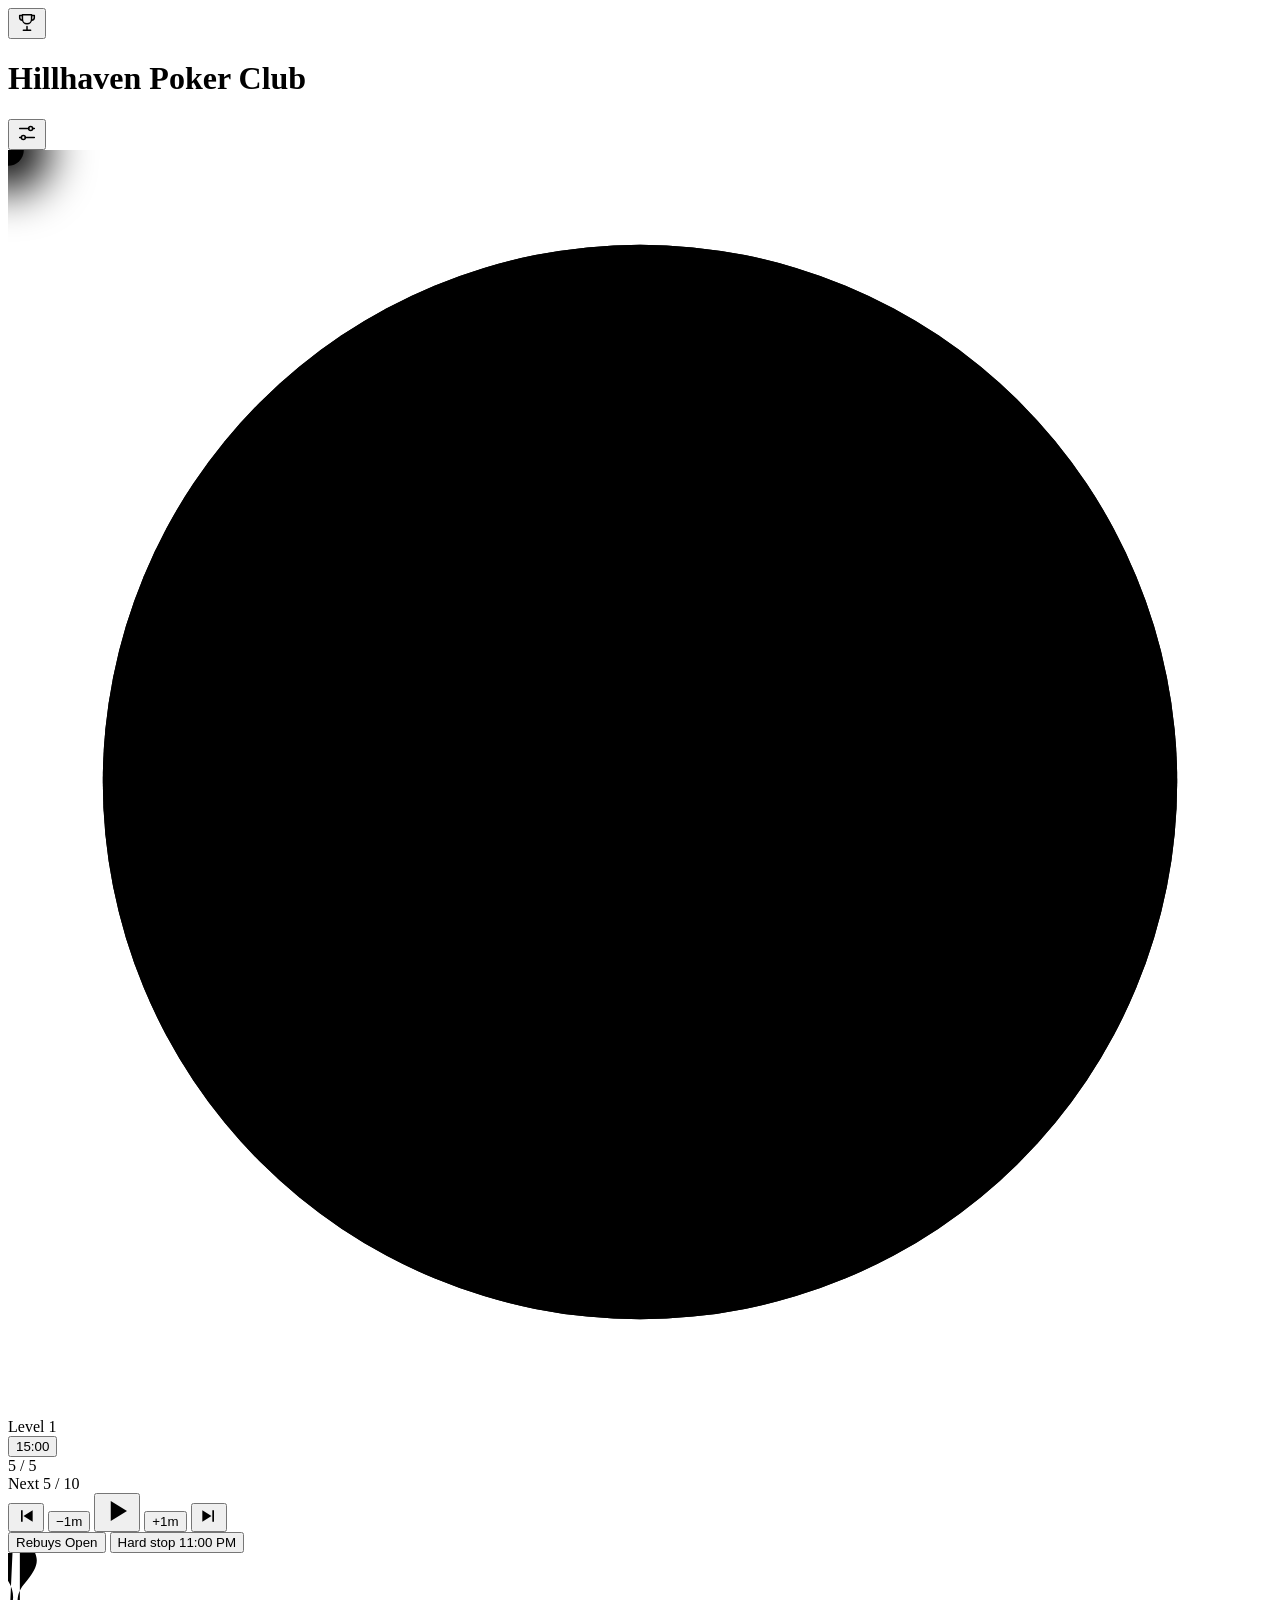
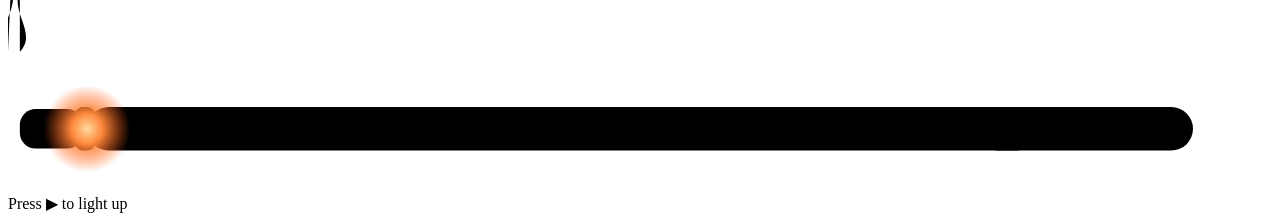
<file: src/template.html>
<!doctype html>
<html lang="en">
<head>
<meta charset="utf-8">
<meta name="viewport" content="width=device-width, initial-scale=1, viewport-fit=cover, user-scalable=no">
<meta name="theme-color" content="#0d0b09">
<meta name="apple-mobile-web-app-capable" content="yes">
<meta name="mobile-web-app-capable" content="yes">
<meta name="apple-mobile-web-app-status-bar-style" content="black-translucent">
<meta name="apple-mobile-web-app-title" content="Hillhaven">
<title>Hillhaven Poker Club</title>
<link rel="manifest" href="manifest.json">
<link rel="icon" href="icon.svg" type="image/svg+xml">
<link rel="apple-touch-icon" href="icon-180.png">
<style>
/*CSS*/
</style>
</head>
<body>
<main id="app">

  <header class="top">
    <button id="openResults" class="icon-btn" aria-label="Winners">
      <svg viewBox="0 0 24 24" width="22" height="22" fill="none" stroke="currentColor" stroke-width="1.6" stroke-linecap="round" stroke-linejoin="round"><path d="M8 21h8M12 17v4M7 4h10v5a5 5 0 0 1-10 0V4z"/><path d="M17 5h3v2a3 3 0 0 1-3 3M7 5H4v2a3 3 0 0 0 3 3"/></svg>
    </button>
    <h1 id="club">Hillhaven Poker Club</h1>
    <button id="openSettings" class="icon-btn" aria-label="Settings">
      <svg viewBox="0 0 24 24" width="22" height="22" fill="none" stroke="currentColor" stroke-width="1.6" stroke-linecap="round"><path d="M4 7h10M18 7h2M4 17h2M10 17h10"/><circle cx="16" cy="7" r="2.2"/><circle cx="8" cy="17" r="2.2"/></svg>
    </button>
  </header>

  <section class="stage">
    <div class="dial" id="dial">
      <svg viewBox="0 0 400 400" class="dial-svg" aria-hidden="true">
        <defs>
          <filter id="fGlow" x="-300%" y="-300%" width="700%" height="700%"><feGaussianBlur stdDeviation="7"/></filter>
        </defs>
        <circle cx="200" cy="200" r="170" class="track"/>
        <circle id="ring" cx="200" cy="200" r="170" class="ring" transform="rotate(-90 200 200)"/>
        <g id="fuse">
          <circle r="13" class="glow ember-glow" filter="url(#fGlow)"/>
          <circle r="5" class="spark"/>
        </g>
      </svg>
      <div class="face">
        <div class="lvl" id="lvlLabel">Level 1</div>
        <button class="time" id="clock" aria-label="Time remaining, tap to adjust">15:00</button>
        <div class="blinds" id="blinds">5 / 5</div>
        <div class="next" id="next">Next 5 / 10</div>
      </div>
    </div>
  </section>

  <section class="controls">
    <button id="prevBtn" class="ctl" aria-label="Previous level">
      <svg viewBox="0 0 24 24" width="20" height="20" fill="currentColor"><path d="M6 5h2v14H6zM20 5v14L9 12z"/></svg>
    </button>
    <button id="minusBtn" class="ctl small">−1m</button>
    <button id="playBtn" class="ctl play" aria-label="Start">
      <svg id="playIcon" viewBox="0 0 24 24" width="30" height="30" fill="currentColor"><path d="M7 4v16l13-8z"/></svg>
    </button>
    <button id="plusBtn" class="ctl small">+1m</button>
    <button id="nextBtn" class="ctl" aria-label="Next level">
      <svg viewBox="0 0 24 24" width="20" height="20" fill="currentColor"><path d="M16 5h2v14h-2zM4 5v14l11-7z"/></svg>
    </button>
  </section>

  <div id="endBanner" class="end-banner" hidden>
    <div class="eb-title">Time — that's the last hand</div>
    <div class="eb-btns">
      <button id="ebWinners" class="primary">Record winners</button>
      <button id="ebNew">New night</button>
    </div>
  </div>

  <section class="status">
    <button class="pill" id="rebuyPill">
      <span class="pl"><i class="dot"></i>Rebuys</span>
      <span class="pv" id="rebuyVal">Open</span>
      <span class="ps" id="rebuySub"></span>
    </button>
    <button class="pill" id="stopPill">
      <span class="pl">Hard stop</span>
      <span class="pv" id="stopVal">11:00 PM</span>
      <span class="ps" id="stopSub"></span>
    </button>
  </section>

  <section class="night" aria-label="Tonight's cigar">
    <svg viewBox="0 -50 640 120" id="cigar" class="cigar" aria-hidden="true">
      <defs>
        <radialGradient id="gCigEmber">
          <stop offset="0" stop-color="#ffd9a0"/><stop offset=".35" stop-color="#ff8a3d"/><stop offset="1" stop-color="#ff5a14" stop-opacity="0"/>
        </radialGradient>
      </defs>
      <rect id="cBody" x="40" y="28" width="560" height="22" rx="11" class="leaf"/>
      <g id="cBand"><rect x="500" y="28" width="12" height="22" class="band"/></g>
      <g id="cFire">
        <rect id="cChar" x="34" y="28" width="10" height="22" rx="4" class="char"/>
        <rect id="cAsh" x="6" y="29" width="32" height="20" rx="8" class="ash"/>
        <circle id="cEmber" cx="40" cy="39" r="22" fill="url(#gCigEmber)" class="cig-ember"/>
        <g id="cSmoke" class="smoke">
          <path class="wisp w1" d="M0 0 C -9 -12, 9 -22, 0 -36 S -7 -52, 3 -66"/>
          <path class="wisp w2" d="M6 0 C 16 -10, -2 -22, 8 -34 S 16 -48, 6 -62"/>
          <path class="wisp w3" d="M-6 0 C -16 -9, 2 -20, -8 -32 S -14 -46, -4 -58"/>
        </g>
      </g>
    </svg>
    <div class="night-cap"><span id="capL">Press ▶ to light up</span><span id="capR"></span></div>
  </section>
</main>

<div id="toast" class="toast" hidden></div>

<!-- Settings -->
<div id="sheet" class="sheet" hidden>
  <div class="sheet-head">
    <h2>Settings</h2>
    <button id="closeSettings" class="done-btn">Done</button>
  </div>
  <div class="sheet-body">

    <div class="group">
      <label class="row"><span>Club name</span><input type="text" id="sName" maxlength="40" autocomplete="off"></label>
    </div>

    <div class="gl">Blinds</div>
    <div class="group">
      <label class="row"><span>Level length</span><span class="unit"><input type="number" inputmode="numeric" id="sLevelMin" min="1" max="120"> min</span></label>
      <details class="levels">
        <summary class="row"><span>Edit levels</span><span id="lvlCount" class="hint"></span></summary>
        <div class="table-wrap">
          <table id="levelTable">
            <thead><tr><th>#</th><th>Small</th><th>Big</th><th></th></tr></thead>
            <tbody></tbody>
          </table>
          <p class="hint pad">Type 1k or 1000, both work. The last level repeats until the hard stop.</p>
          <div class="row-btns">
            <button id="addLevel">Add level</button>
            <button id="resetLevels">Club defaults</button>
          </div>
        </div>
      </details>
    </div>

    <div class="gl">Hard stop</div>
    <div class="group">
      <label class="row"><span>End the game at a set time</span><input type="checkbox" class="sw" id="sStopOn"></label>
      <label class="row" id="stopTimeRow"><span>Stop at</span><input type="time" id="sStopTime"></label>
    </div>

    <div class="gl">Rebuys</div>
    <div class="group">
      <label class="row"><span>Open window, then locked</span><input type="checkbox" class="sw" id="sRebuyOn"></label>
      <label class="row" id="rebuyMinRow"><span>Close after</span><span class="unit"><input type="number" inputmode="numeric" id="sRebuyMin" min="1" max="600"> min of play</span></label>
    </div>

    <div class="gl">Alerts</div>
    <div class="group">
      <label class="row"><span>Bell at level changes</span><input type="checkbox" class="sw" id="oSound"></label>
      <label class="row"><span>Heads-up one minute before</span><input type="checkbox" class="sw" id="oWarn"></label>
      <label class="row"><span>Announce blinds out loud</span><input type="checkbox" class="sw" id="oVoice"></label>
      <label class="row"><span>Keep screen awake</span><input type="checkbox" class="sw" id="oWake"></label>
      <button id="testSound" class="row link">Test the bell</button>
    </div>

    <div class="gl">Night</div>
    <div class="group">
      <button id="newNight" class="row link">Start a new night</button>
      <button id="resetAll" class="row link danger">Reset all settings</button>
    </div>
  </div>
</div>

<!-- Winners -->
<div id="results" class="sheet" hidden>
  <div class="sheet-head">
    <h2>Winners</h2>
    <button id="closeResults" class="done-btn">Done</button>
  </div>
  <div class="sheet-body">
    <div class="gl" id="tonightLabel">Tonight</div>
    <div class="group">
      <label class="row place"><span class="medal">1st</span><input type="text" id="rFirst" list="names" placeholder="Name" autocomplete="off" autocapitalize="words"></label>
      <label class="row place"><span class="medal">2nd</span><input type="text" id="rSecond" list="names" placeholder="Name" autocomplete="off" autocapitalize="words"></label>
      <label class="row place"><span class="medal">3rd</span><input type="text" id="rThird" list="names" placeholder="Name" autocomplete="off" autocapitalize="words"></label>
      <datalist id="names"></datalist>
    </div>
    <button id="saveResult" class="primary wide">Save tonight's result</button>

    <div class="gl" id="standingsLabel" hidden>Standings</div>
    <div class="group" id="standingsCard" hidden><div id="standings" class="standings"></div></div>

    <div class="gl" id="historyLabel" hidden>Past nights</div>
    <div class="group" id="historyCard" hidden><div id="history" class="history"></div></div>
  </div>
</div>

<!-- Set time -->
<div id="timeDlg" class="dlg-backdrop" hidden>
  <div class="dlg">
    <h3>Time left in this level</h3>
    <div class="time-inputs">
      <input type="number" inputmode="numeric" id="editMin" min="0" max="999" aria-label="Minutes">
      <span>:</span>
      <input type="number" inputmode="numeric" id="editSec" min="0" max="59" aria-label="Seconds">
    </div>
    <div class="quick">
      <button data-adj="-60">−1m</button><button data-adj="-10">−10s</button>
      <button data-adj="10">+10s</button><button data-adj="60">+1m</button>
    </div>
    <button id="resetLevelTime" class="wide">Reset to full level</button>
    <div class="dlg-btns"><button id="timeCancel">Cancel</button><button id="timeOk" class="primary">Set</button></div>
  </div>
</div>

<!-- Rebuy window -->
<div id="rebuyDlg" class="dlg-backdrop" hidden>
  <div class="dlg">
    <h3>Rebuy window</h3>
    <p id="rebuyDlgText" class="dlg-text"></p>
    <div class="quick two">
      <button data-rb="-15">−15 min</button><button data-rb="15">+15 min</button>
    </div>
    <button id="rbCloseNow" class="wide">Close rebuys now</button>
    <button id="rbReset" class="wide">Back to default</button>
    <div class="dlg-btns"><button id="rbDone" class="primary">Done</button></div>
  </div>
</div>

<!-- Hard stop -->
<div id="stopDlg" class="dlg-backdrop" hidden>
  <div class="dlg">
    <h3>Hard stop</h3>
    <div class="time-inputs"><input type="time" id="stopTimeIn" class="time-field"></div>
    <div class="dlg-btns"><button id="stopCancel">Cancel</button><button id="stopOk" class="primary">Set</button></div>
  </div>
</div>

<script>
/*JS*/
</script>
</body>
</html>
</file>
